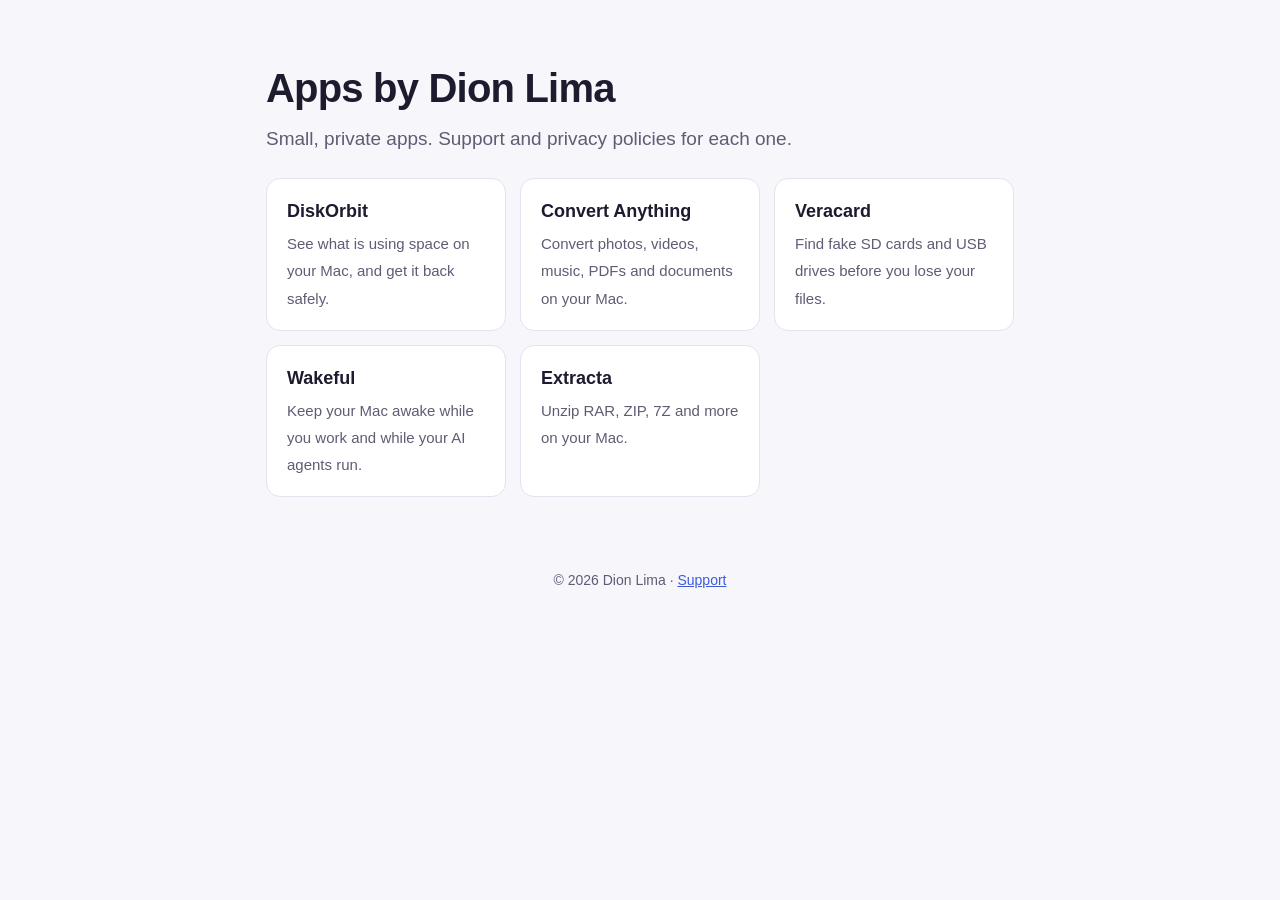
<file: index.html>
<!doctype html>
<html lang="en">
<head>
<meta charset="utf-8">
<meta name="viewport" content="width=device-width, initial-scale=1">
<title>Apps by Dion Lima</title>
<link rel="stylesheet" href="style.css">
</head>
<body>
<main>
<h1>Apps by Dion Lima</h1>
<p class="lead">Small, private apps. Support and privacy policies for each one.</p>
<div class="grid">
<a class="card" href="diskorbit/"><strong>DiskOrbit</strong><span>See what is using space on your Mac, and get it back safely.</span></a>
<a class="card" href="convert-anything/"><strong>Convert Anything</strong><span>Convert photos, videos, music, PDFs and documents on your Mac.</span></a>
<a class="card" href="veracard/"><strong>Veracard</strong><span>Find fake SD cards and USB drives before you lose your files.</span></a>
<a class="card" href="https://dionlima1.github.io/wakeful/"><strong>Wakeful</strong><span>Keep your Mac awake while you work and while your AI agents run.</span></a>
<a class="card" href="https://dionlima1.github.io/extracta/"><strong>Extracta</strong><span>Unzip RAR, ZIP, 7Z and more on your Mac.</span></a>
</div>
</main>
<footer>© 2026 Dion Lima · <a href="https://github.com/dionlima1/apps/issues">Support</a></footer>
</body>
</html>
</file>
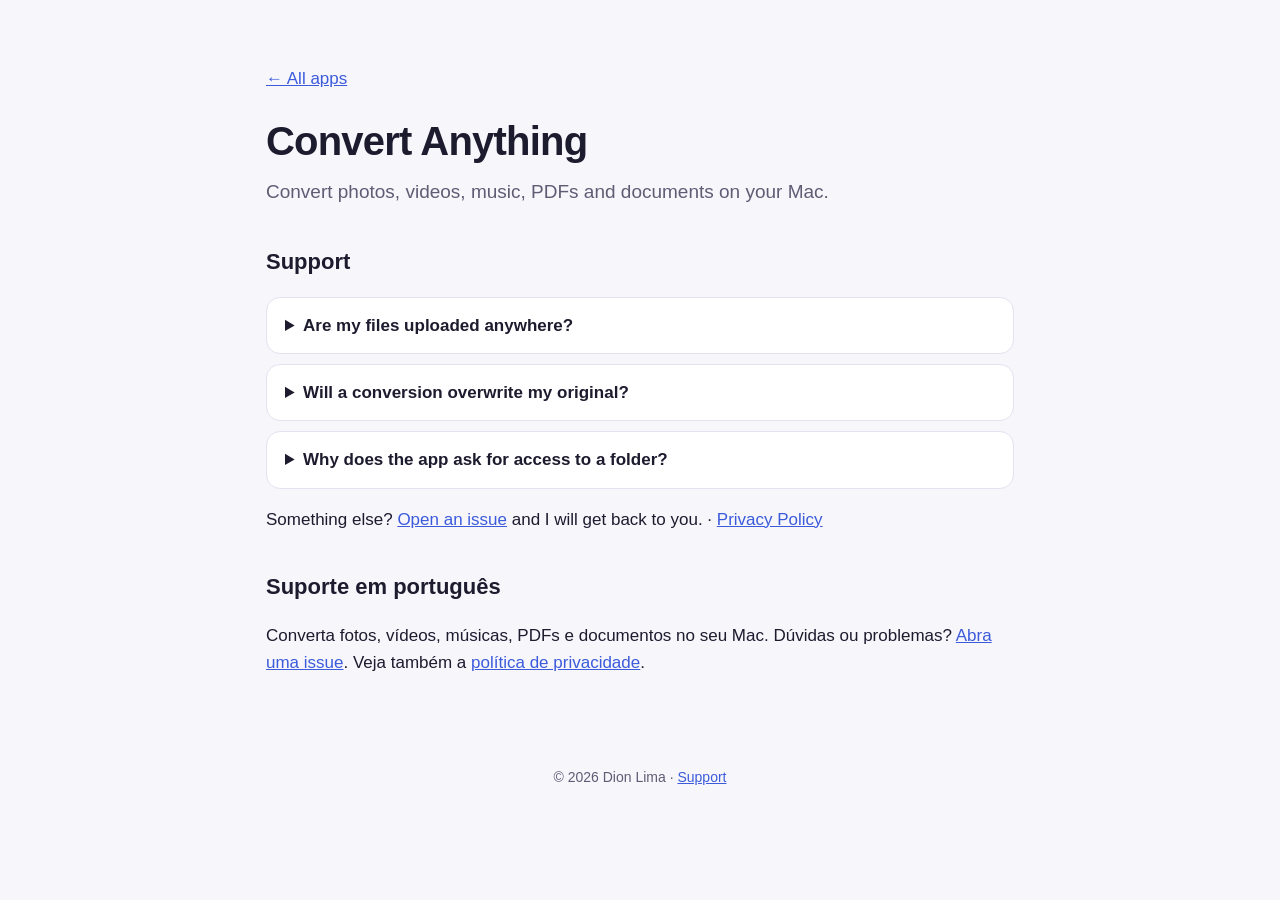
<file: convert-anything/index.html>
<!doctype html>
<html lang="en">
<head>
<meta charset="utf-8">
<meta name="viewport" content="width=device-width, initial-scale=1">
<title>Convert Anything Support</title>
<link rel="stylesheet" href="../style.css">
</head>
<body>
<main>
<p><a href="../">← All apps</a></p>
<h1>Convert Anything</h1>
<p class="lead">Convert photos, videos, music, PDFs and documents on your Mac.</p>
<h2>Support</h2>
<details><summary>Are my files uploaded anywhere?</summary><p>No. Every conversion runs on your Mac with Apple&#x27;s own frameworks; the app has no internet access.</p></details>
<details><summary>Will a conversion overwrite my original?</summary><p>Never. If “Photo.jpg” already exists, the new file is saved as “Photo 2.jpg”.</p></details>
<details><summary>Why does the app ask for access to a folder?</summary><p>macOS requires your permission before an app can save next to the original file. The app explains the step before the system dialog appears.</p></details>
<p>Something else? <a href="https://github.com/dionlima1/apps/issues">Open an issue</a> and I will get back to you. · <a href="privacy.html">Privacy Policy</a></p>
<h2 lang="pt-BR">Suporte em português</h2>
<p lang="pt-BR">Converta fotos, vídeos, músicas, PDFs e documentos no seu Mac. Dúvidas ou problemas? <a href="https://github.com/dionlima1/apps/issues">Abra uma issue</a>. Veja também a <a href="privacy.html#pt">política de privacidade</a>.</p>
</main>
<footer>© 2026 Dion Lima · <a href="https://github.com/dionlima1/apps/issues">Support</a></footer>
</body>
</html>
</file>
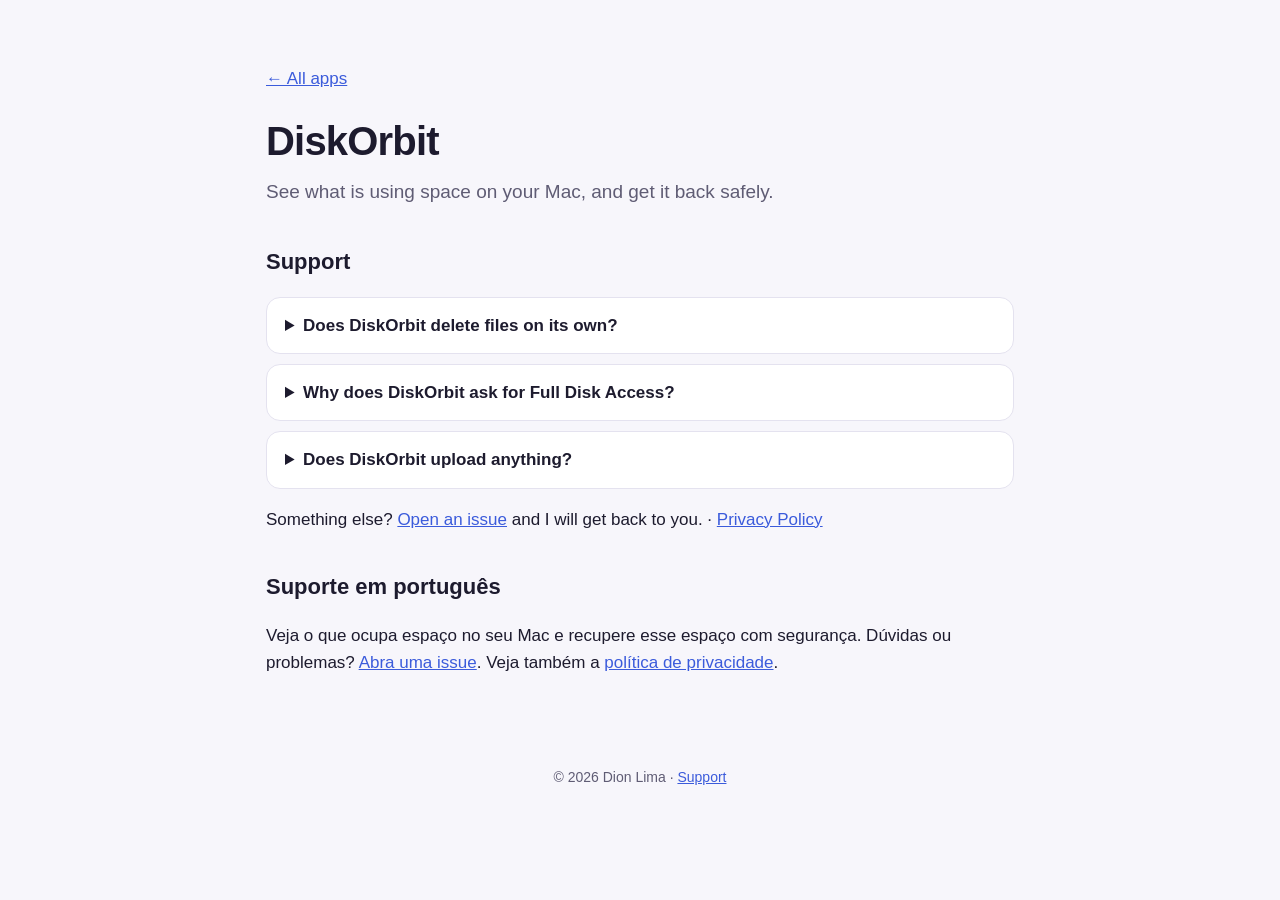
<file: diskorbit/index.html>
<!doctype html>
<html lang="en">
<head>
<meta charset="utf-8">
<meta name="viewport" content="width=device-width, initial-scale=1">
<title>DiskOrbit Support</title>
<link rel="stylesheet" href="../style.css">
</head>
<body>
<main>
<p><a href="../">← All apps</a></p>
<h1>DiskOrbit</h1>
<p class="lead">See what is using space on your Mac, and get it back safely.</p>
<h2>Support</h2>
<details><summary>Does DiskOrbit delete files on its own?</summary><p>No. Files only go to the Trash after you confirm, and you can restore them from the Trash.</p></details>
<details><summary>Why does DiskOrbit ask for Full Disk Access?</summary><p>It is optional. Without it, macOS hides some protected folders from every app. The in-app assistant explains how to grant it if you want complete totals.</p></details>
<details><summary>Does DiskOrbit upload anything?</summary><p>No. DiskOrbit never connects to the internet; scans stay on your Mac.</p></details>
<p>Something else? <a href="https://github.com/dionlima1/apps/issues">Open an issue</a> and I will get back to you. · <a href="privacy.html">Privacy Policy</a></p>
<h2 lang="pt-BR">Suporte em português</h2>
<p lang="pt-BR">Veja o que ocupa espaço no seu Mac e recupere esse espaço com segurança. Dúvidas ou problemas? <a href="https://github.com/dionlima1/apps/issues">Abra uma issue</a>. Veja também a <a href="privacy.html#pt">política de privacidade</a>.</p>
</main>
<footer>© 2026 Dion Lima · <a href="https://github.com/dionlima1/apps/issues">Support</a></footer>
</body>
</html>
</file>
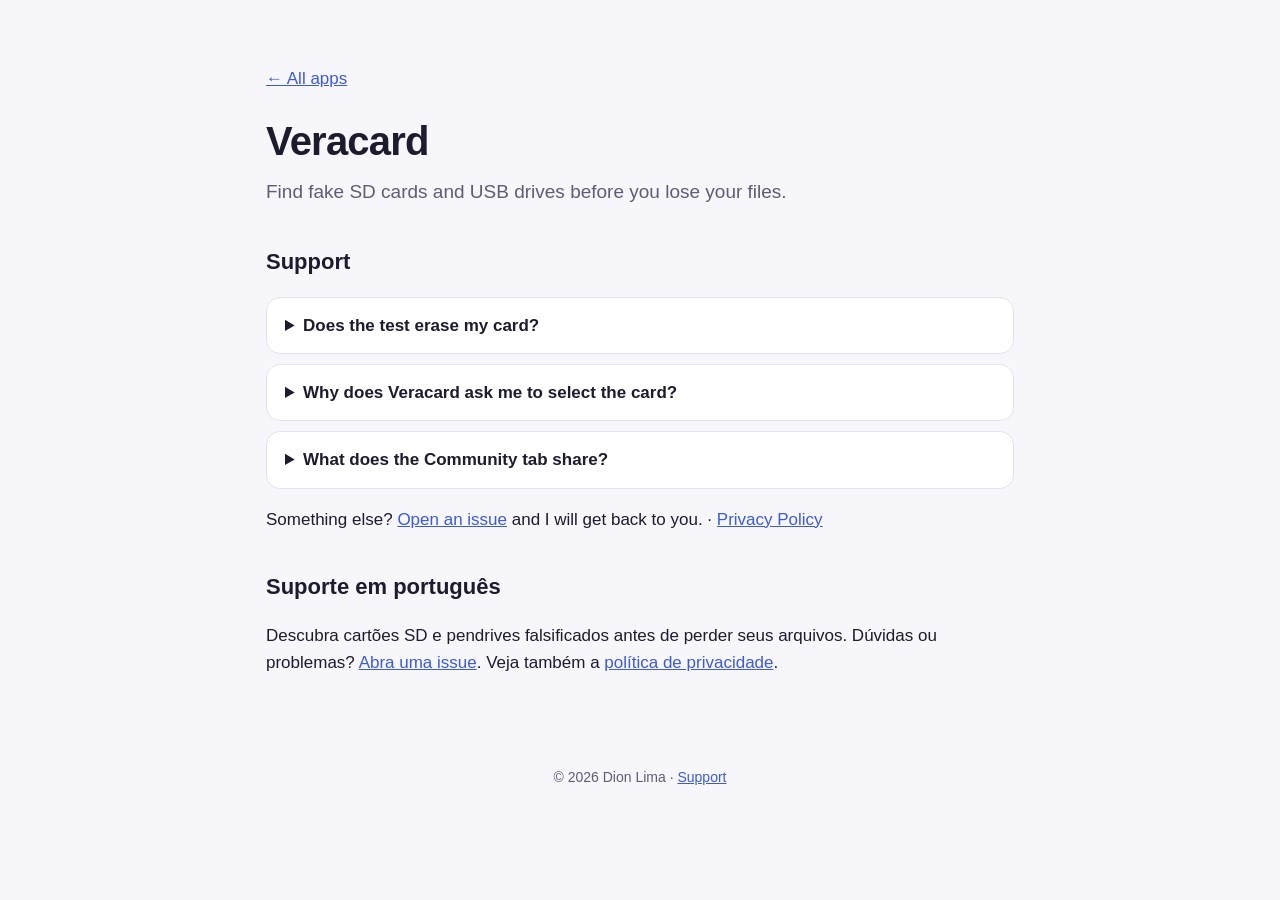
<file: veracard/index.html>
<!doctype html>
<html lang="en">
<head>
<meta charset="utf-8">
<meta name="viewport" content="width=device-width, initial-scale=1">
<title>Veracard Support</title>
<link rel="stylesheet" href="../style.css">
</head>
<body>
<main>
<p><a href="../">← All apps</a></p>
<h1>Veracard</h1>
<p class="lead">Find fake SD cards and USB drives before you lose your files.</p>
<h2>Support</h2>
<details><summary>Does the test erase my card?</summary><p>No. Veracard only writes to free space and deletes its test files afterwards. Back up important files anyway, as with any disk test.</p></details>
<details><summary>Why does Veracard ask me to select the card?</summary><p>The Mac App Store sandbox requires your permission, given through the standard Open panel, before an app can write to a card.</p></details>
<details><summary>What does the Community tab share?</summary><p>Nothing unless you tap Share With the Community after a check. Reading the community list works without signing in; sharing requires iCloud. You can report any entry and block its author.</p></details>
<p>Something else? <a href="https://github.com/dionlima1/apps/issues">Open an issue</a> and I will get back to you. · <a href="privacy.html">Privacy Policy</a></p>
<h2 lang="pt-BR">Suporte em português</h2>
<p lang="pt-BR">Descubra cartões SD e pendrives falsificados antes de perder seus arquivos. Dúvidas ou problemas? <a href="https://github.com/dionlima1/apps/issues">Abra uma issue</a>. Veja também a <a href="privacy.html#pt">política de privacidade</a>.</p>
</main>
<footer>© 2026 Dion Lima · <a href="https://github.com/dionlima1/apps/issues">Support</a></footer>
</body>
</html>
</file>
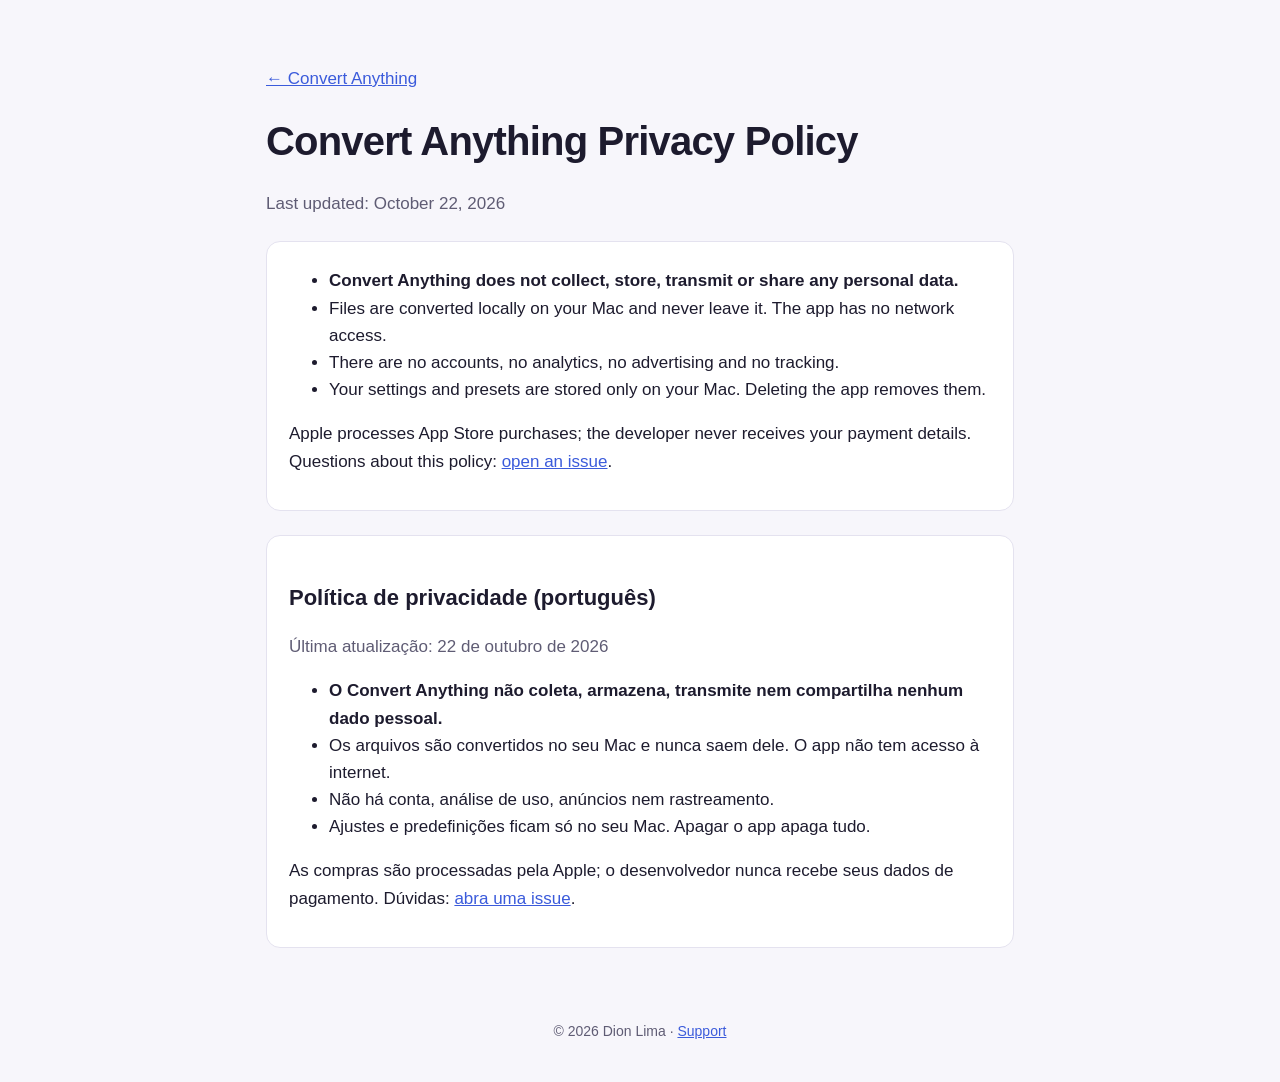
<file: convert-anything/privacy.html>
<!doctype html>
<html lang="en">
<head>
<meta charset="utf-8">
<meta name="viewport" content="width=device-width, initial-scale=1">
<title>Convert Anything Privacy Policy</title>
<link rel="stylesheet" href="../style.css">
</head>
<body>
<main>
<p><a href="./">← Convert Anything</a></p>
<h1>Convert Anything Privacy Policy</h1>
<p class="meta">Last updated: October 22, 2026</p>
<section>
<ul>
<li><strong>Convert Anything does not collect, store, transmit or share any personal data.</strong></li>
<li>Files are converted locally on your Mac and never leave it. The app has no network access.</li>
<li>There are no accounts, no analytics, no advertising and no tracking.</li>
<li>Your settings and presets are stored only on your Mac. Deleting the app removes them.</li>
</ul>
<p>Apple processes App Store purchases; the developer never receives your payment details. Questions about this policy: <a href="https://github.com/dionlima1/apps/issues">open an issue</a>.</p>
</section>
<section id="pt" lang="pt-BR">
<h2>Política de privacidade (português)</h2>
<p class="meta">Última atualização: 22 de outubro de 2026</p>
<ul>
<li><strong>O Convert Anything não coleta, armazena, transmite nem compartilha nenhum dado pessoal.</strong></li>
<li>Os arquivos são convertidos no seu Mac e nunca saem dele. O app não tem acesso à internet.</li>
<li>Não há conta, análise de uso, anúncios nem rastreamento.</li>
<li>Ajustes e predefinições ficam só no seu Mac. Apagar o app apaga tudo.</li>
</ul>
<p>As compras são processadas pela Apple; o desenvolvedor nunca recebe seus dados de pagamento. Dúvidas: <a href="https://github.com/dionlima1/apps/issues">abra uma issue</a>.</p>
</section>
</main>
<footer>© 2026 Dion Lima · <a href="https://github.com/dionlima1/apps/issues">Support</a></footer>
</body>
</html>
</file>
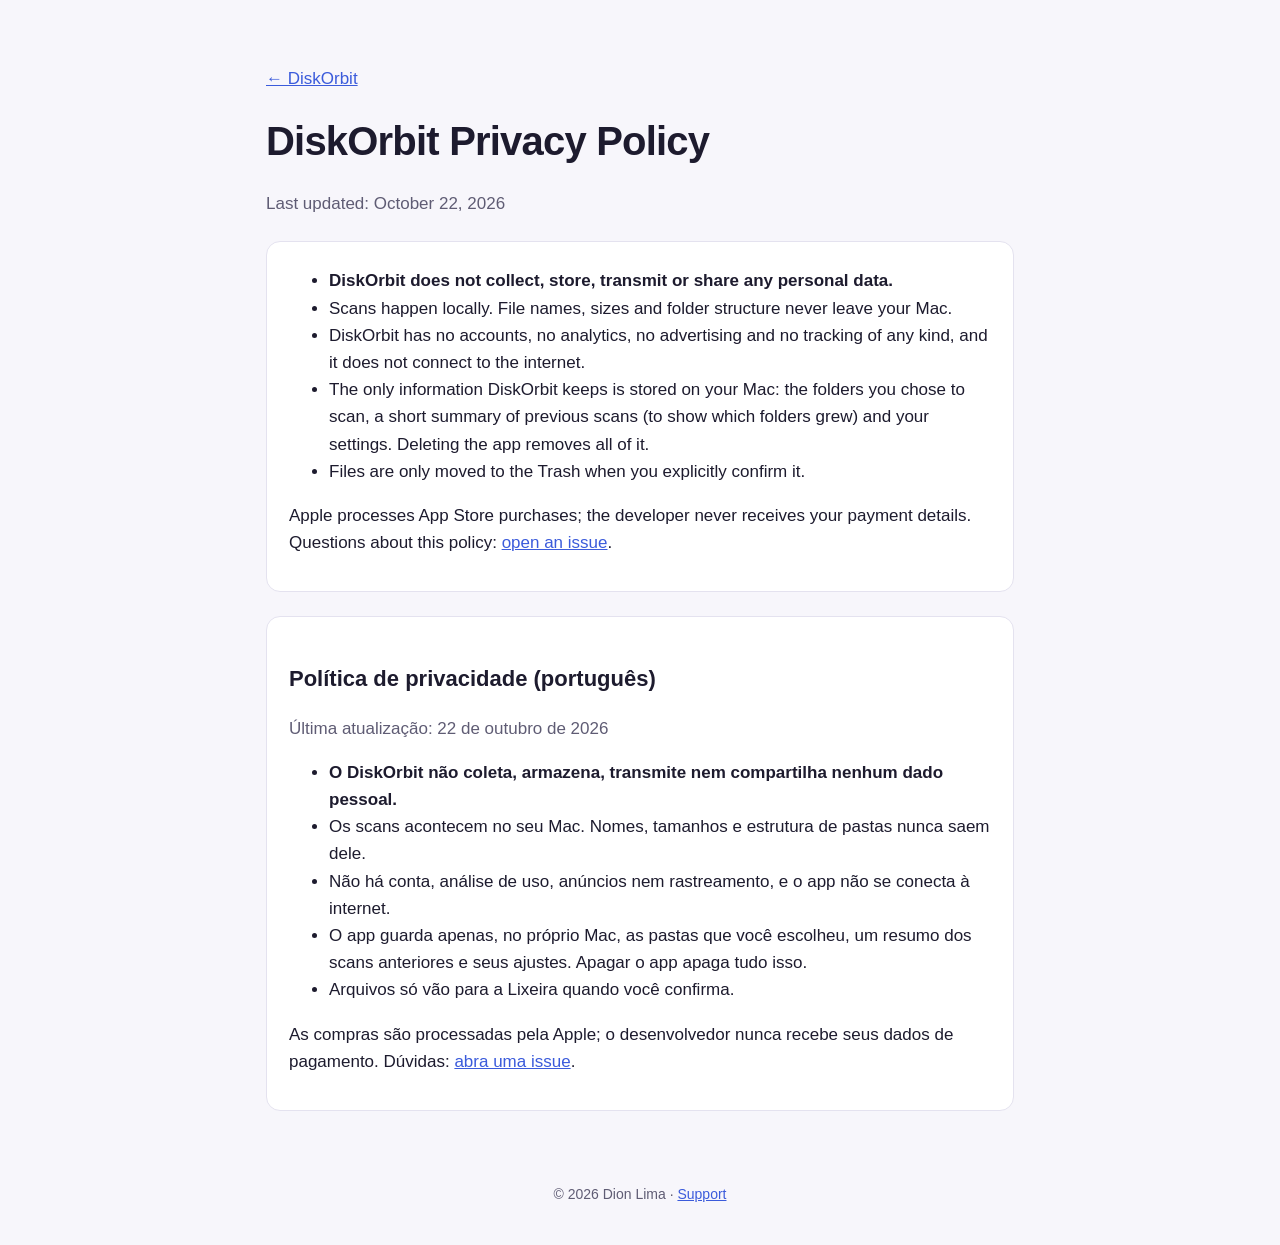
<file: diskorbit/privacy.html>
<!doctype html>
<html lang="en">
<head>
<meta charset="utf-8">
<meta name="viewport" content="width=device-width, initial-scale=1">
<title>DiskOrbit Privacy Policy</title>
<link rel="stylesheet" href="../style.css">
</head>
<body>
<main>
<p><a href="./">← DiskOrbit</a></p>
<h1>DiskOrbit Privacy Policy</h1>
<p class="meta">Last updated: October 22, 2026</p>
<section>
<ul>
<li><strong>DiskOrbit does not collect, store, transmit or share any personal data.</strong></li>
<li>Scans happen locally. File names, sizes and folder structure never leave your Mac.</li>
<li>DiskOrbit has no accounts, no analytics, no advertising and no tracking of any kind, and it does not connect to the internet.</li>
<li>The only information DiskOrbit keeps is stored on your Mac: the folders you chose to scan, a short summary of previous scans (to show which folders grew) and your settings. Deleting the app removes all of it.</li>
<li>Files are only moved to the Trash when you explicitly confirm it.</li>
</ul>
<p>Apple processes App Store purchases; the developer never receives your payment details. Questions about this policy: <a href="https://github.com/dionlima1/apps/issues">open an issue</a>.</p>
</section>
<section id="pt" lang="pt-BR">
<h2>Política de privacidade (português)</h2>
<p class="meta">Última atualização: 22 de outubro de 2026</p>
<ul>
<li><strong>O DiskOrbit não coleta, armazena, transmite nem compartilha nenhum dado pessoal.</strong></li>
<li>Os scans acontecem no seu Mac. Nomes, tamanhos e estrutura de pastas nunca saem dele.</li>
<li>Não há conta, análise de uso, anúncios nem rastreamento, e o app não se conecta à internet.</li>
<li>O app guarda apenas, no próprio Mac, as pastas que você escolheu, um resumo dos scans anteriores e seus ajustes. Apagar o app apaga tudo isso.</li>
<li>Arquivos só vão para a Lixeira quando você confirma.</li>
</ul>
<p>As compras são processadas pela Apple; o desenvolvedor nunca recebe seus dados de pagamento. Dúvidas: <a href="https://github.com/dionlima1/apps/issues">abra uma issue</a>.</p>
</section>
</main>
<footer>© 2026 Dion Lima · <a href="https://github.com/dionlima1/apps/issues">Support</a></footer>
</body>
</html>
</file>
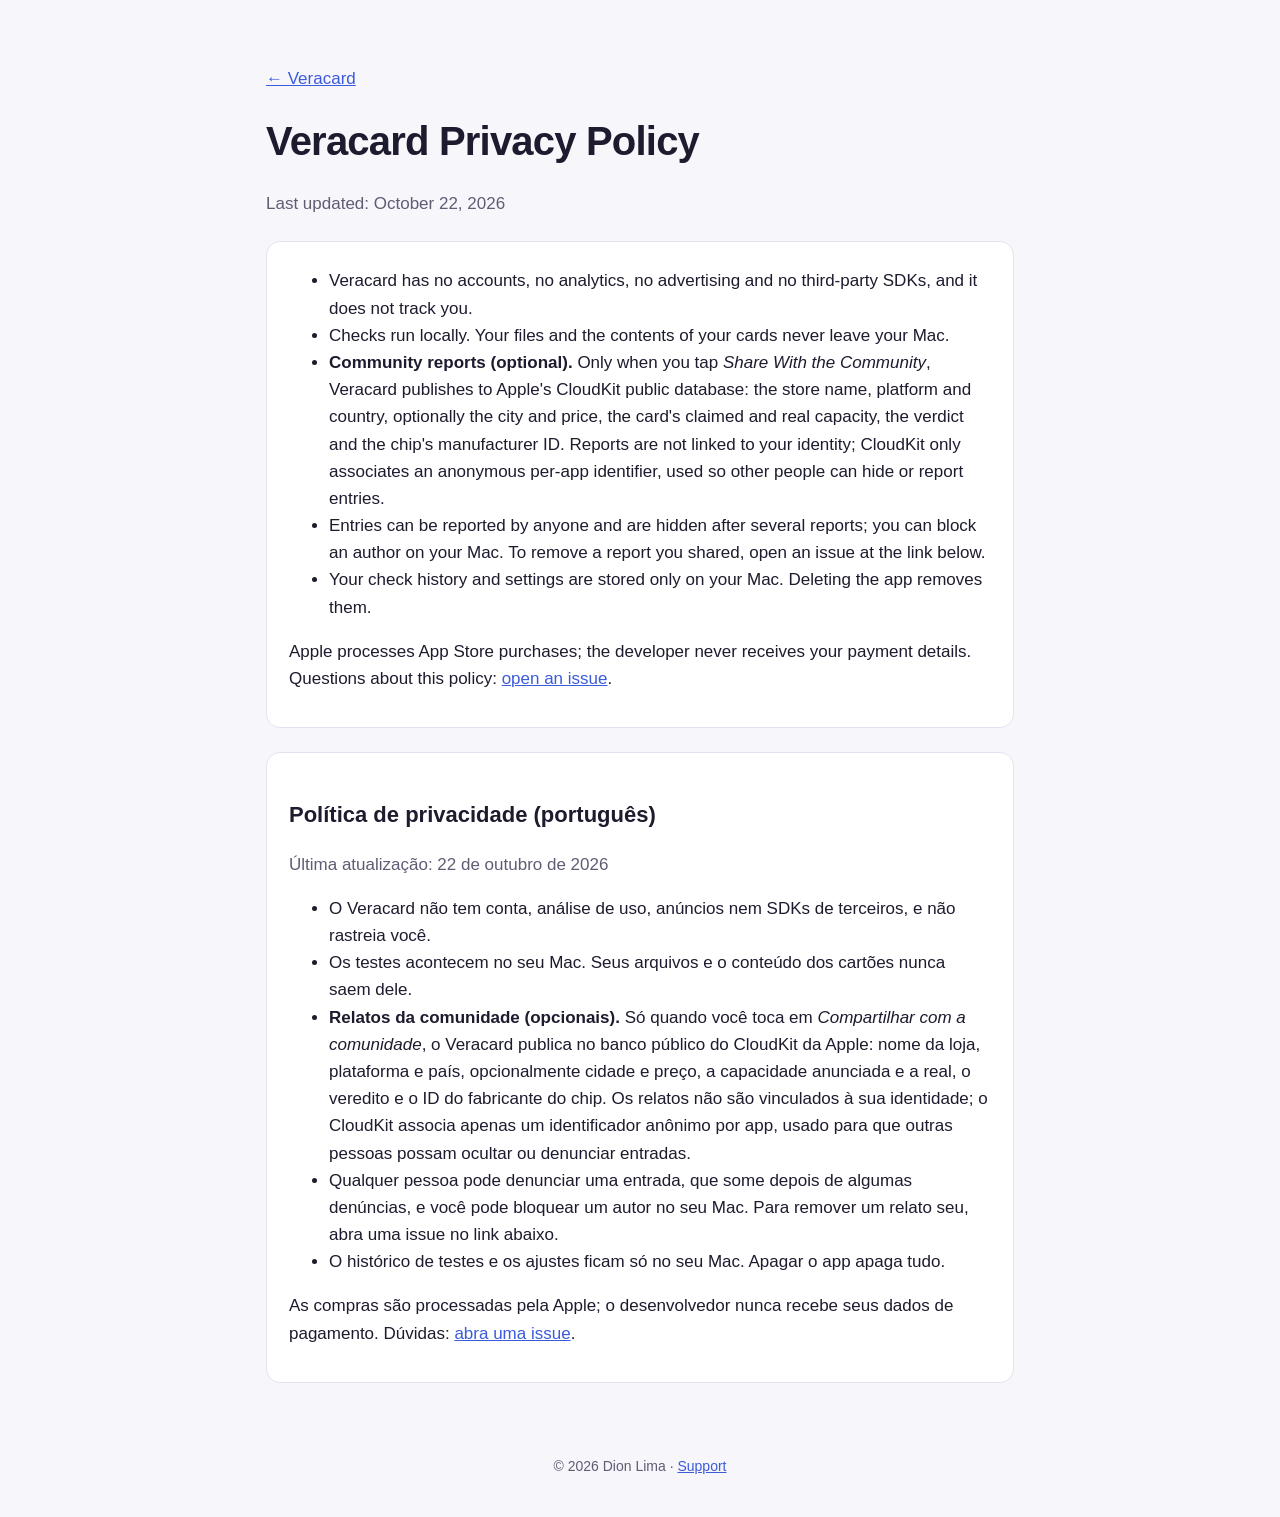
<file: veracard/privacy.html>
<!doctype html>
<html lang="en">
<head>
<meta charset="utf-8">
<meta name="viewport" content="width=device-width, initial-scale=1">
<title>Veracard Privacy Policy</title>
<link rel="stylesheet" href="../style.css">
</head>
<body>
<main>
<p><a href="./">← Veracard</a></p>
<h1>Veracard Privacy Policy</h1>
<p class="meta">Last updated: October 22, 2026</p>
<section>
<ul>
<li>Veracard has no accounts, no analytics, no advertising and no third-party SDKs, and it does not track you.</li>
<li>Checks run locally. Your files and the contents of your cards never leave your Mac.</li>
<li><strong>Community reports (optional).</strong> Only when you tap <em>Share With the Community</em>, Veracard publishes to Apple's CloudKit public database: the store name, platform and country, optionally the city and price, the card's claimed and real capacity, the verdict and the chip's manufacturer ID. Reports are not linked to your identity; CloudKit only associates an anonymous per-app identifier, used so other people can hide or report entries.</li>
<li>Entries can be reported by anyone and are hidden after several reports; you can block an author on your Mac. To remove a report you shared, open an issue at the link below.</li>
<li>Your check history and settings are stored only on your Mac. Deleting the app removes them.</li>
</ul>
<p>Apple processes App Store purchases; the developer never receives your payment details. Questions about this policy: <a href="https://github.com/dionlima1/apps/issues">open an issue</a>.</p>
</section>
<section id="pt" lang="pt-BR">
<h2>Política de privacidade (português)</h2>
<p class="meta">Última atualização: 22 de outubro de 2026</p>
<ul>
<li>O Veracard não tem conta, análise de uso, anúncios nem SDKs de terceiros, e não rastreia você.</li>
<li>Os testes acontecem no seu Mac. Seus arquivos e o conteúdo dos cartões nunca saem dele.</li>
<li><strong>Relatos da comunidade (opcionais).</strong> Só quando você toca em <em>Compartilhar com a comunidade</em>, o Veracard publica no banco público do CloudKit da Apple: nome da loja, plataforma e país, opcionalmente cidade e preço, a capacidade anunciada e a real, o veredito e o ID do fabricante do chip. Os relatos não são vinculados à sua identidade; o CloudKit associa apenas um identificador anônimo por app, usado para que outras pessoas possam ocultar ou denunciar entradas.</li>
<li>Qualquer pessoa pode denunciar uma entrada, que some depois de algumas denúncias, e você pode bloquear um autor no seu Mac. Para remover um relato seu, abra uma issue no link abaixo.</li>
<li>O histórico de testes e os ajustes ficam só no seu Mac. Apagar o app apaga tudo.</li>
</ul>
<p>As compras são processadas pela Apple; o desenvolvedor nunca recebe seus dados de pagamento. Dúvidas: <a href="https://github.com/dionlima1/apps/issues">abra uma issue</a>.</p>
</section>
</main>
<footer>© 2026 Dion Lima · <a href="https://github.com/dionlima1/apps/issues">Support</a></footer>
</body>
</html>
</file>
<file: style.css>
:root { --bg:#f7f6fb; --surface:#fff; --ink:#1d1b2e; --muted:#5f5c74; --accent:#3b5bdb; --line:#e4e2ef; }
@media (prefers-color-scheme: dark) { :root { --bg:#0f0e1f; --surface:#1a1930; --ink:#f1f0f8; --muted:#a9a6c2; --accent:#8ea2ff; --line:#2c2a47; } }
* { box-sizing: border-box; }
body { margin:0; background:var(--bg); color:var(--ink); font:17px/1.6 -apple-system,BlinkMacSystemFont,"SF Pro Text","Helvetica Neue",sans-serif; }
main { max-width:780px; margin:0 auto; padding:48px 16px 64px; }
a { color:var(--accent); }
h1 { font-size:clamp(30px,5vw,40px); letter-spacing:-0.02em; margin:8px 0 4px; }
h2 { font-size:22px; margin-top:36px; }
.lead { color:var(--muted); font-size:19px; margin-top:0; }
.meta { color:var(--muted); }
section, details, .card { background:var(--surface); border:1px solid var(--line); border-radius:14px; }
section { padding:8px 22px 18px; margin-top:24px; }
details { padding:14px 18px; margin:10px 0; }
summary { cursor:pointer; font-weight:600; }
details p { color:var(--muted); margin:10px 0 0; }
.grid { display:grid; grid-template-columns:repeat(auto-fit,minmax(220px,1fr)); gap:14px; margin-top:24px; }
.card { padding:18px 20px; text-decoration:none; color:inherit; display:block; }
.card strong { display:block; font-size:18px; margin-bottom:4px; }
.card span { color:var(--muted); font-size:15px; }
footer { text-align:center; color:var(--muted); font-size:14px; padding:8px 16px 40px; }
</file>
